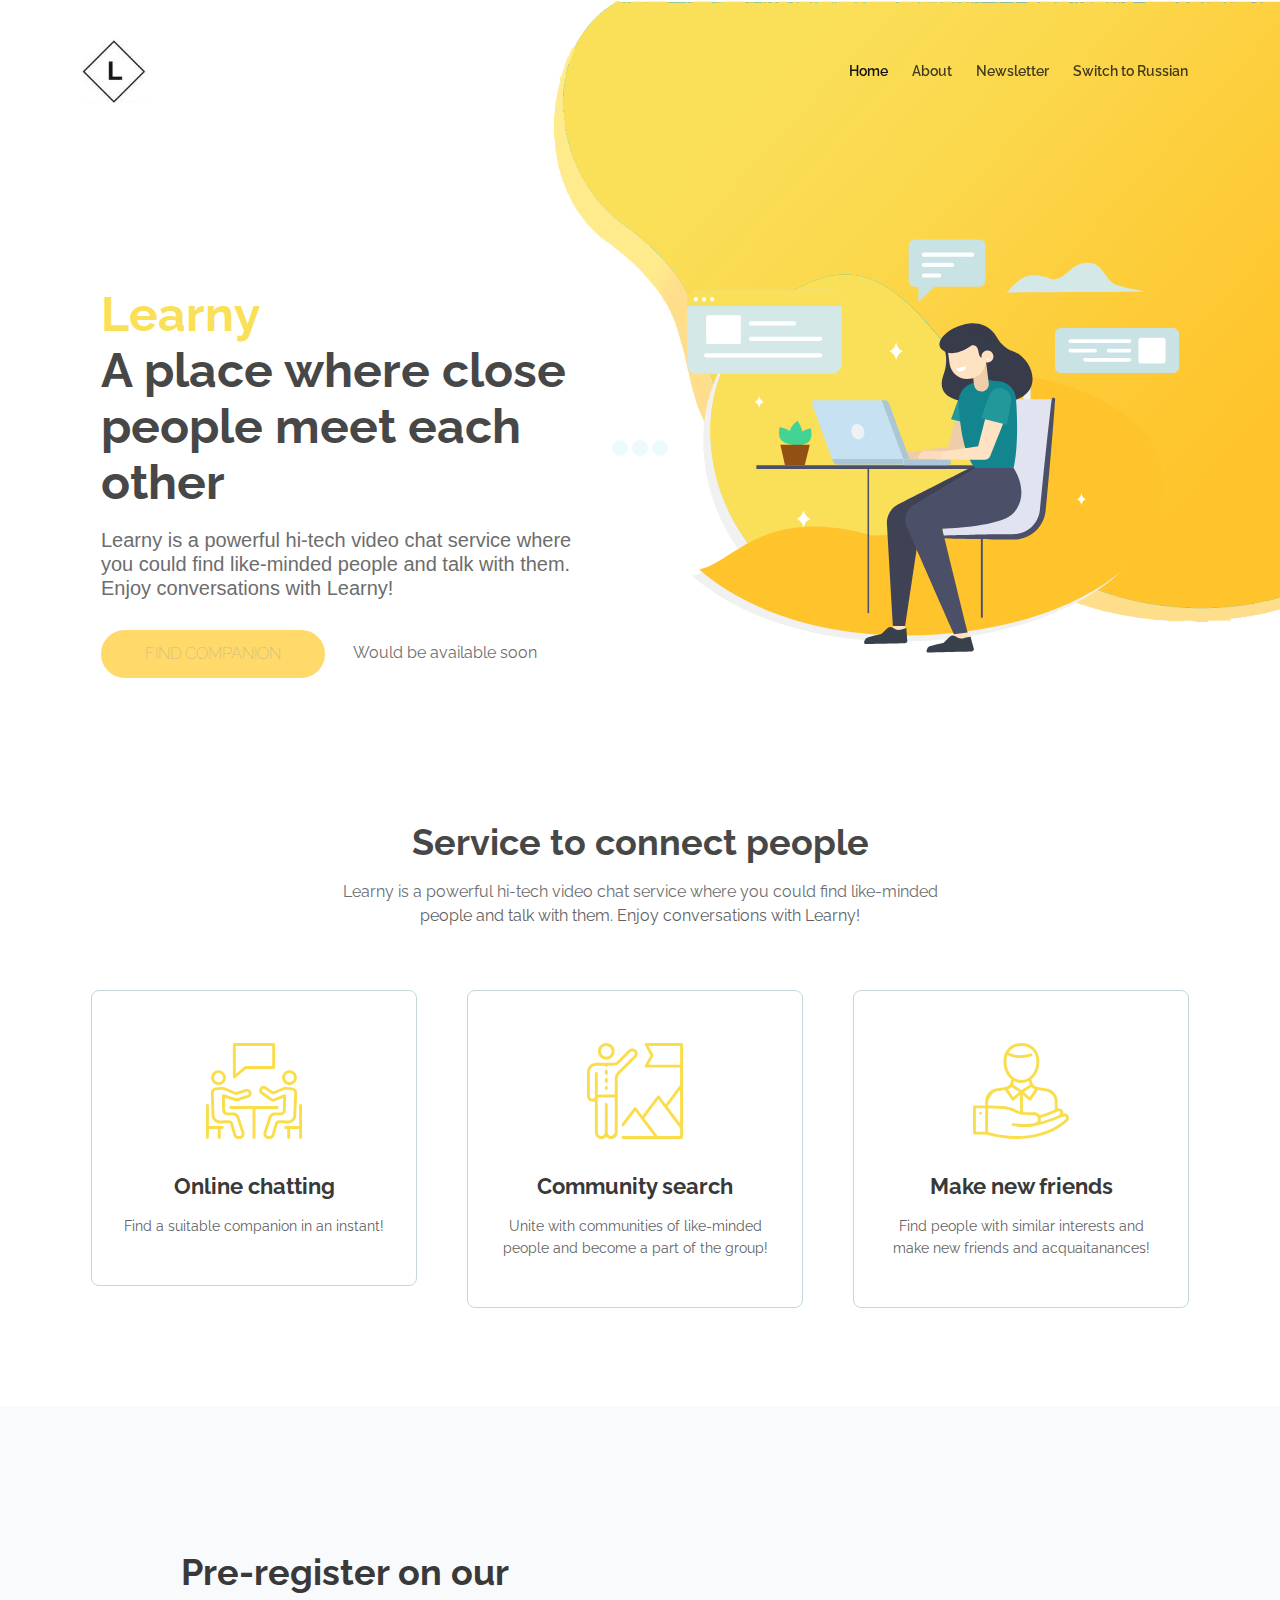
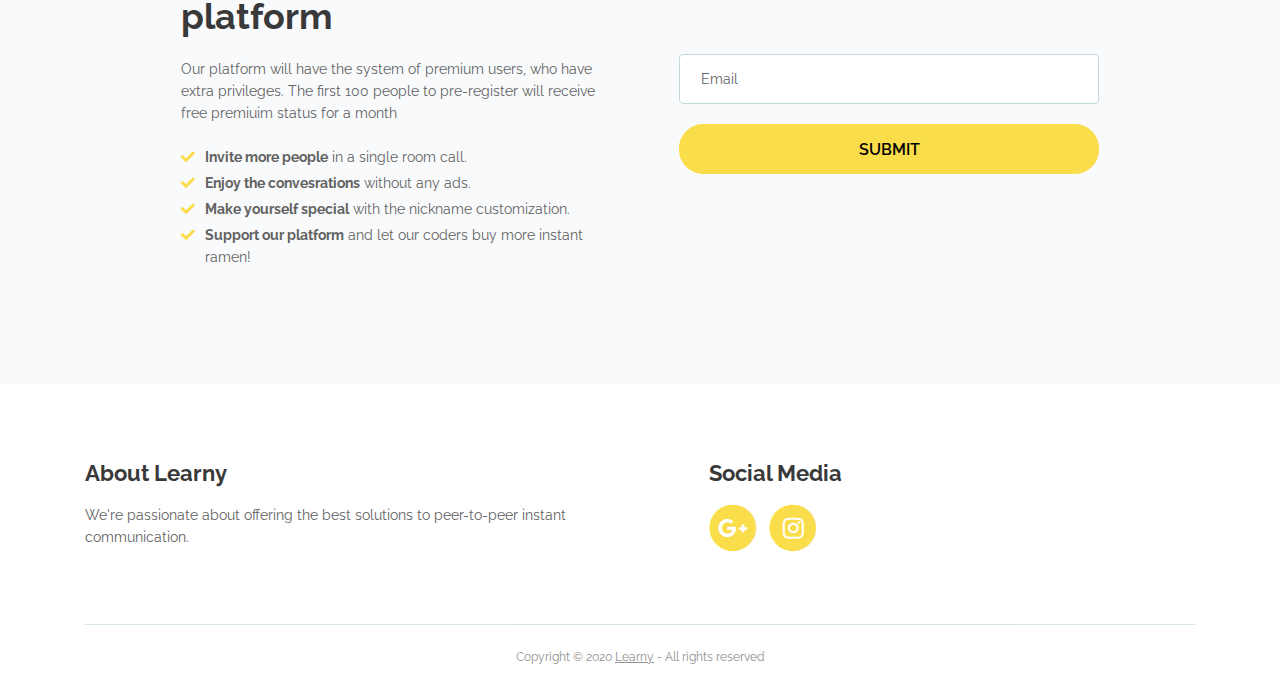
<file: index.html>
<!DOCTYPE html>
<html lang="en">
  <head>
    <meta charset="utf-8" />
    <meta
      name="viewport"
      content="width=device-width, initial-scale=1, shrink-to-fit=no"
    />

    <!-- SEO Meta Tags -->
    <meta
      name="description"
      content="Create a stylish landing page for your business startup and get leads for the offered services with this HTML landing page template."
    />
    <meta name="author" content="Learny" />

    <!-- OG Meta Tags to improve the way the post looks when you share the page on LinkedIn, Facebook, Google+ -->
    <meta property="og:site_name" content="" />
    <!-- website name -->
    <meta property="og:site" content="" />
    <!-- website link -->
    <meta property="og:title" content="" />
    <!-- title shown in the actual shared post -->
    <meta property="og:description" content="" />
    <!-- description shown in the actual shared post -->
    <meta property="og:image" content="" />
    <!-- image link, make sure it's jpg -->
    <meta property="og:url" content="" />
    <!-- where do you want your post to link to -->
    <meta property="og:type" content="article" />

    <!-- Website Title -->
    <title>Learny</title>

    <!-- Styles -->
    <link
      href="https://fonts.googleapis.com/css?family=Raleway:400,400i,600,700,700i&amp;subset=latin-ext"
      rel="stylesheet"
    />
    <link href="css/bootstrap.css" rel="stylesheet" />
    <link href="css/fontawesome-all.css" rel="stylesheet" />
    <link href="css/swiper.css" rel="stylesheet" />
    <link href="css/magnific-popup.css" rel="stylesheet" />
    <link href="css/styles.css" rel="stylesheet" />

    <!-- Favicon  -->
    <link rel="icon" href="images/favicon.png" />
  </head>
  <body data-spy="scroll" data-target=".fixed-top">
    <!-- Preloader -->
    <div class="spinner-wrapper">
      <div class="spinner">
        <div class="bounce1"></div>
        <div class="bounce2"></div>
        <div class="bounce3"></div>
      </div>
    </div>
    <!-- end of preloader -->

    <!-- Navigation -->
    <nav class="navbar navbar-expand-lg navbar-dark navbar-custom fixed-top">
      <!-- Text Logo - Use this if you don't have a graphic logo -->
      <!-- <a class="navbar-brand logo-text page-scroll" href="index.html">Evolo</a> -->

      <!-- Image Logo -->
      <a class="navbar-brand logo-image" href="index.html"
        ><img
          src="images/learny_logo.jpg"
          alt="alternative"
          style="height: 64px; width: auto"
      /></a>

      <!-- Mobile Menu Toggle Button -->
      <button
        class="navbar-toggler"
        type="button"
        data-toggle="collapse"
        data-target="#navbarsExampleDefault"
        aria-controls="navbarsExampleDefault"
        aria-expanded="false"
        aria-label="Toggle navigation"
      >
        <span class="navbar-toggler-awesome fas fa-bars"></span>
        <span class="navbar-toggler-awesome fas fa-times"></span>
      </button>
      <!-- end of mobile menu toggle button -->

      <div class="collapse navbar-collapse" id="navbarsExampleDefault">
        <ul class="navbar-nav ml-auto">
          <li class="nav-item">
            <a class="nav-link page-scroll" href="#header"
              >Home <span class="sr-only">(current)</span></a
            >
          </li>
          <li class="nav-item">
            <a class="nav-link page-scroll" href="#services">About</a>
          </li>
          <li class="nav-item">
            <a class="nav-link page-scroll" href="#request">Newsletter</a>
          </li>

          <!-- Dropdown Menu -->
          <!-- <li class="nav-item dropdown">
            <a
              class="nav-link dropdown-toggle page-scroll"
              href="#about"
              id="navbarDropdown"
              role="button"
              aria-haspopup="true"
              aria-expanded="false"
              >About</a
            >
            <div class="dropdown-menu" aria-labelledby="navbarDropdown">
              <a class="dropdown-item" href="terms-conditions.html"
                ><span class="item-text">Terms Conditions</span></a
              >
              <div class="dropdown-items-divide-hr"></div>
              <a class="dropdown-item" href="privacy-policy.html"
                ><span class="item-text">Privacy Policy</span></a
              >
            </div>
          </li> -->
          <!-- end of dropdown menu -->

          <li class="nav-item">
            <a class="nav-link page-scroll" href="index_rus.html"
              >Switch to Russian</a
            >
          </li>
        </ul>
      </div>
    </nav>
    <!-- end of navbar -->
    <!-- end of navigation -->

    <!-- Header -->
    <header id="header" class="header">
      <div class="header-content">
        <div class="container">
          <div class="row">
            <div class="col-lg-6">
              <div class="text-container">
                <h1>
                  <span class="turquoise">Learny</span> <br />A place where
                  close people meet each other
                </h1>
                <p class="p-large normal-font">
                  Learny is a powerful hi-tech video chat service where you
                  could find like-minded people and talk with them. Enjoy
                  conversations with Learny!
                </p>
                <a class="btn btn-warning btn-solid-lg page-scroll disabled"
                  >FIND COMPANION</a
                >
                <span class="p-large" style="margin-left: 24px">
                  Would be available soon
                </span>
              </div>
              <!-- end of text-container -->
            </div>
            <!-- end of col -->
            <div class="col-lg-6">
              <div class="image-container">
                <img
                  class="img-fluid"
                  src="images/header-teamwork.svg"
                  alt="alternative"
                />
              </div>
              <!-- end of image-container -->
            </div>
            <!-- end of col -->
          </div>
          <!-- end of row -->
        </div>
        <!-- end of container -->
      </div>
      <!-- end of header-content -->
    </header>
    <!-- end of header -->
    <!-- end of header -->
    <!---->
    <!--     
    <div class="slider-1">
      <div class="container">
        <div class="row">
          <div class="col-lg-12">
            <h5>Trusted By</h5>

            
            <div class="slider-container">
              <div class="swiper-container image-slider">
                <div class="swiper-wrapper">
                  <div class="swiper-slide">
                    <div class="image-container">
                      <img
                        class="img-responsive"
                        src="images/customer-logo-1.png"
                        alt="alternative"
                      />
                    </div>
                  </div>
                  <div class="swiper-slide">
                    <div class="image-container">
                      <img
                        class="img-responsive"
                        src="images/customer-logo-2.png"
                        alt="alternative"
                      />
                    </div>
                  </div>
                  <div class="swiper-slide">
                    <div class="image-container">
                      <img
                        class="img-responsive"
                        src="images/customer-logo-3.png"
                        alt="alternative"
                      />
                    </div>
                  </div>
                  <div class="swiper-slide">
                    <div class="image-container">
                      <img
                        class="img-responsive"
                        src="images/customer-logo-4.png"
                        alt="alternative"
                      />
                    </div>
                  </div>
                  <div class="swiper-slide">
                    <div class="image-container">
                      <img
                        class="img-responsive"
                        src="images/customer-logo-5.png"
                        alt="alternative"
                      />
                    </div>
                  </div>
                  <div class="swiper-slide">
                    <div class="image-container">
                      <img
                        class="img-responsive"
                        src="images/customer-logo-6.png"
                        alt="alternative"
                      />
                    </div>
                  </div>
                </div>
                
              </div>
              
            </div>
            
          </div>
         
        </div>
        
      </div>
     
    </div>
     -->

    <!-- Services -->
    <div id="services" class="cards-1">
      <div class="container">
        <div class="row">
          <div class="col-lg-12">
            <h2>Service to connect people</h2>
            <p class="p-heading p-large">
              Learny is a powerful hi-tech video chat service where you could
              find like-minded people and talk with them. Enjoy conversations
              with Learny!
            </p>
          </div>
          <!-- end of col -->
        </div>
        <!-- end of row -->
        <div class="row">
          <div class="col-lg-12">
            <!-- Card -->
            <div class="card">
              <img
                class="card-image"
                src="images/services-icon-1.svg"
                alt="alternative"
              />
              <div class="card-body">
                <h4 class="card-title">Online chatting</h4>
                <p>Find a suitable companion in an instant!</p>
              </div>
            </div>
            <!-- end of card -->

            <!-- Card -->
            <div class="card">
              <img
                class="card-image"
                src="images/services-icon-2.svg"
                alt="alternative"
              />
              <div class="card-body">
                <h4 class="card-title">Community search</h4>
                <p>
                  Unite with communities of like-minded people and become a part
                  of the group!
                </p>
              </div>
            </div>
            <!-- end of card -->

            <!-- Card -->
            <div class="card">
              <img
                class="card-image"
                src="images/services-icon-3.svg"
                alt="alternative"
              />
              <div class="card-body">
                <h4 class="card-title">Make new friends</h4>
                <p>
                  Find people with similar interests and make new friends and
                  acquaitanances!
                </p>
              </div>
            </div>
            <!-- end of card -->
          </div>
          <!-- end of col -->
        </div>
        <!-- end of row -->
      </div>
      <!-- end of container -->
    </div>

    <!-- Request -->
    <div id="request" class="form-1">
      <div class="container">
        <div class="row">
          <div class="col-lg-6">
            <div class="text-container">
              <h2>Pre-register on our platform</h2>
              <p>
                Our platform will have the system of premium users, who have
                extra privileges. The first 100 people to pre-register will
                receive free premiuim status for a month
              </p>
              <ul class="list-unstyled li-space-lg">
                <li class="media">
                  <i class="fas fa-check"></i>
                  <div class="media-body">
                    <strong class="blue"> Invite more people</strong>
                    in a single room call.
                  </div>
                </li>
                <li class="media">
                  <i class="fas fa-check"></i>
                  <div class="media-body">
                    <strong class="blue"> Enjoy the convesrations</strong>
                    without any ads.
                  </div>
                </li>
                <li class="media">
                  <i class="fas fa-check"></i>
                  <div class="media-body">
                    <strong class="blue"> Make yourself special</strong>
                    with the nickname customization.
                  </div>
                </li>
                <li class="media">
                  <i class="fas fa-check"></i>
                  <div class="media-body">
                    <strong class="blue">Support our platform</strong>
                    and let our coders buy more instant ramen!
                  </div>
                </li>
              </ul>
            </div>
            <!-- end of text-container -->
          </div>
          <!-- end of col -->
          <div class="col-lg-6">
            <!-- Request Form -->
            <div class="form-container">
              <form
                method="POST"
                action="https://learny-backend.herokuapp.com/getEmail"
              >
                <div class="form-group">
                  <input
                    type="email"
                    class="form-control-input"
                    id="remail"
                    name="remail"
                    required
                  />
                  <label class="label-control" for="remail">Email</label>
                  <div class="help-block with-errors"></div>
                </div>
                <div class="form-group">
                  <!-- <input type="submit" value="submit"> -->
                  <button
                    onclick="emailSentSuccess()"
                    type="submit"
                    class="btn btn-warning form-control-submit-button"
                  >
                    SUBMIT
                  </button>
                </div>
                <div class="form-message">
                  <div id="rmsgSubmit" class="h3 text-center hidden"></div>
                </div>
              </form>
            </div>
            <!-- end of form-container -->
            <!-- end of request form -->
          </div>
          <!-- end of col -->
        </div>
        <!-- end of row -->
      </div>
      <!-- end of container -->
    </div>
    <!-- end of form-1 -->
    <!-- end of request -->

    <!-- Footer -->
    <div class="footer">
      <div class="container">
        <div class="row">
          <div class="col-md-6">
            <div class="footer-col">
              <h4>About Learny</h4>
              <p>
                We're passionate about offering the best solutions to
                peer-to-peer instant communication.
              </p>
            </div>
          </div>
          <div class="col-md-6">
            <div class="footer-col last">
              <h4>Social Media</h4>
              <!-- <span class="fa-stack">
                <a href="#your-link">
                  <i class="fas fa-circle fa-stack-2x"></i>
                  <i class="fab fa-facebook-f fa-stack-1x"></i>
                </a>
              </span>
              <span class="fa-stack">
                <a href="#your-link">
                  <i class="fas fa-circle fa-stack-2x"></i>
                  <i class="fab fa-twitter fa-stack-1x"></i>
                </a>
              </span> -->
              <span class="fa-stack">
                <a href="mailto:rakishev.akezhan@gmail.com">
                  <i class="fas fa-circle fa-stack-2x"></i>
                  <i class="fab fa-google-plus-g fa-stack-1x"></i>
                </a>
              </span>
              <span class="fa-stack">
                <a href="https://www.instagram.com/learny.app/">
                  <i class="fas fa-circle fa-stack-2x"></i>
                  <i class="fab fa-instagram fa-stack-1x"></i>
                </a>
              </span>
              <!-- <span class="fa-stack">
                <a href="#your-link">
                  <i class="fas fa-circle fa-stack-2x"></i>
                  <i class="fab fa-linkedin-in fa-stack-1x"></i>
                </a>
              </span> -->
            </div>
          </div>
          <!-- end of col -->
        </div>
        <!-- end of row -->
      </div>
      <!-- end of container -->
    </div>
    <!-- end of footer -->
    <!-- end of footer -->

    <!-- Copyright -->
    <div class="copyright">
      <div class="container">
        <div class="row">
          <div class="col-lg-12">
            <p class="p-small">
              Copyright © 2020 <a href="https://learny.com">Learny</a> - All
              rights reserved
            </p>
          </div>
          <!-- end of col -->
        </div>
        <!-- enf of row -->
      </div>
      <!-- end of container -->
    </div>
    <!-- end of copyright -->
    <!-- end of copyright -->

    <!-- Scripts -->
    <script>
      function emailSentSuccess() {
        alert("Ваша почта успешно отправлена!");
      }
    </script>

    <script src="js/jquery.min.js"></script>
    <!-- jQuery for Bootstrap's JavaScript plugins -->
    <script src="js/popper.min.js"></script>
    <!-- Popper tooltip library for Bootstrap -->
    <script src="js/bootstrap.min.js"></script>
    <!-- Bootstrap framework -->
    <script src="js/jquery.easing.min.js"></script>
    <!-- jQuery Easing for smooth scrolling between anchors -->
    <script src="js/swiper.min.js"></script>
    <!-- Swiper for image and text sliders -->
    <script src="js/jquery.magnific-popup.js"></script>
    <!-- Magnific Popup for lightboxes -->
    <script src="js/validator.min.js"></script>
    <!-- Validator.js - Bootstrap plugin that validates forms -->
    <script src="js/scripts.js"></script>
    <!-- Custom scripts -->
  </body>
</html>
</file>
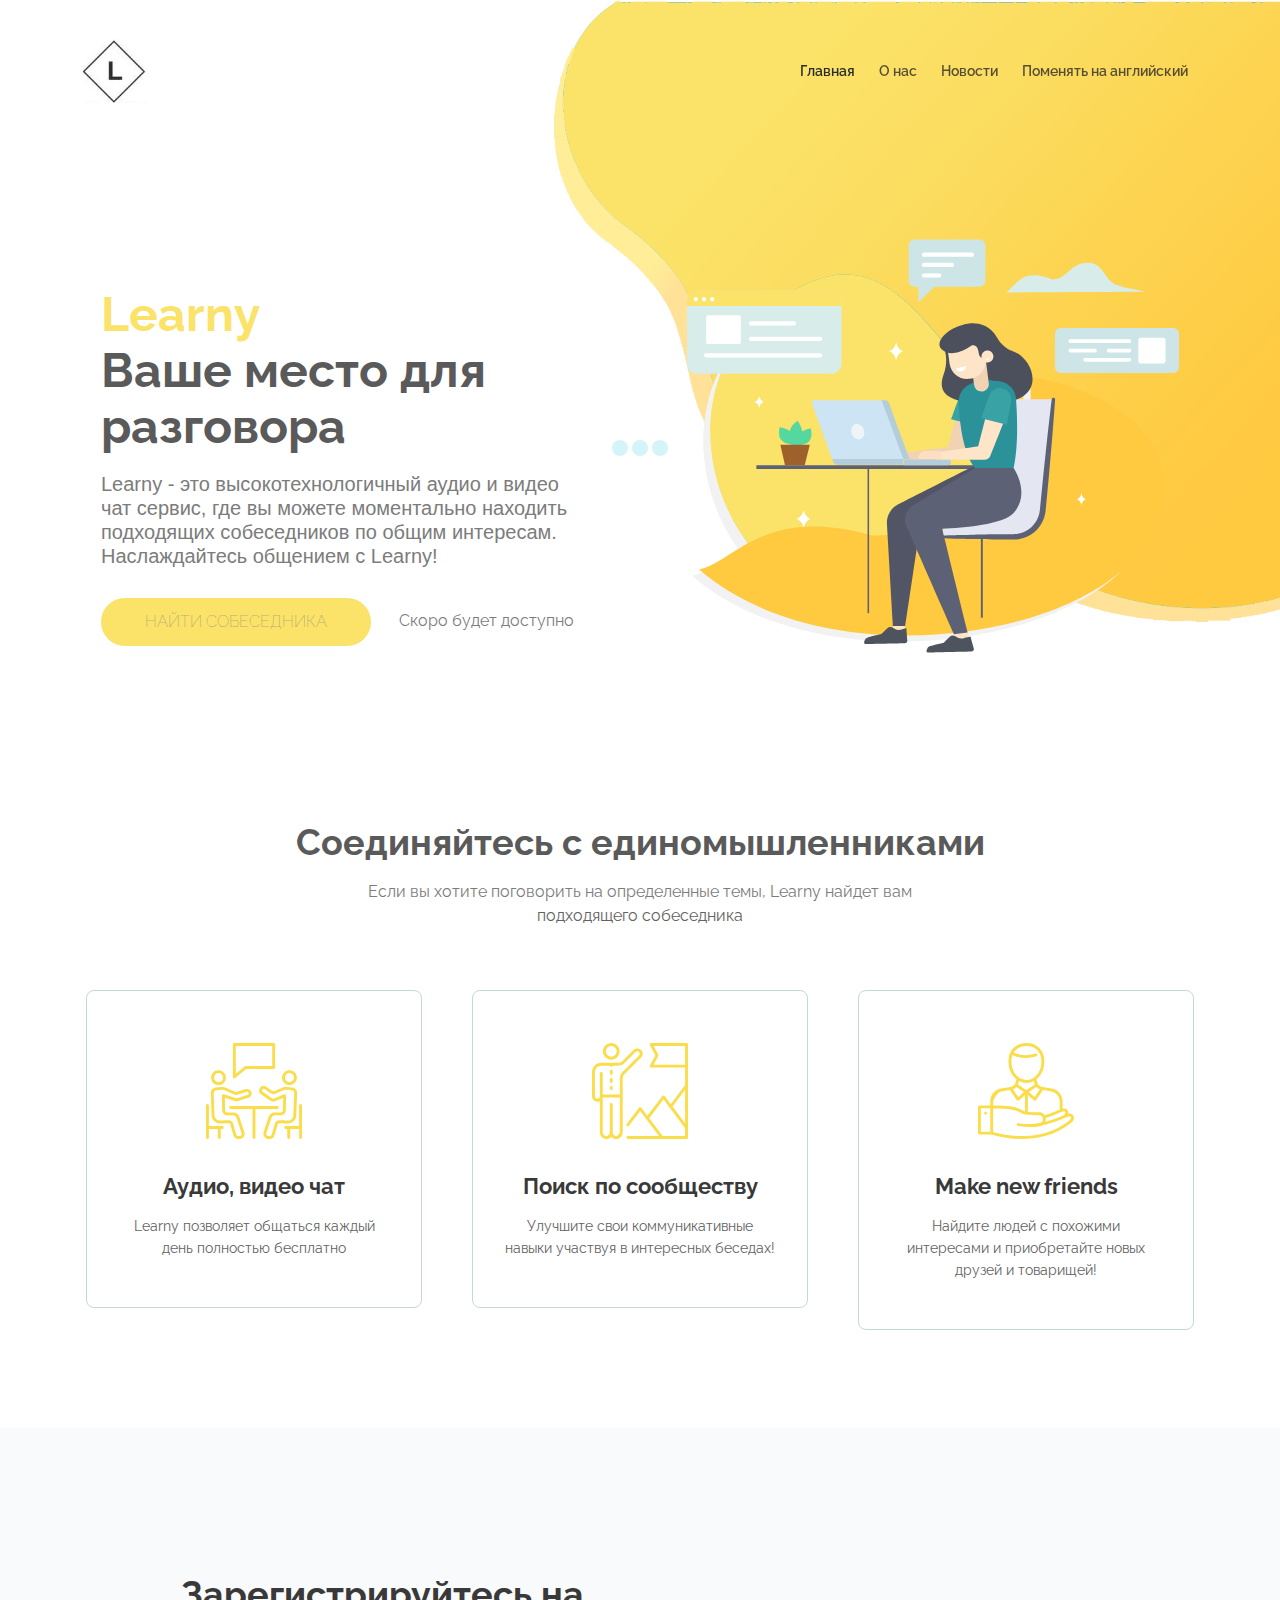
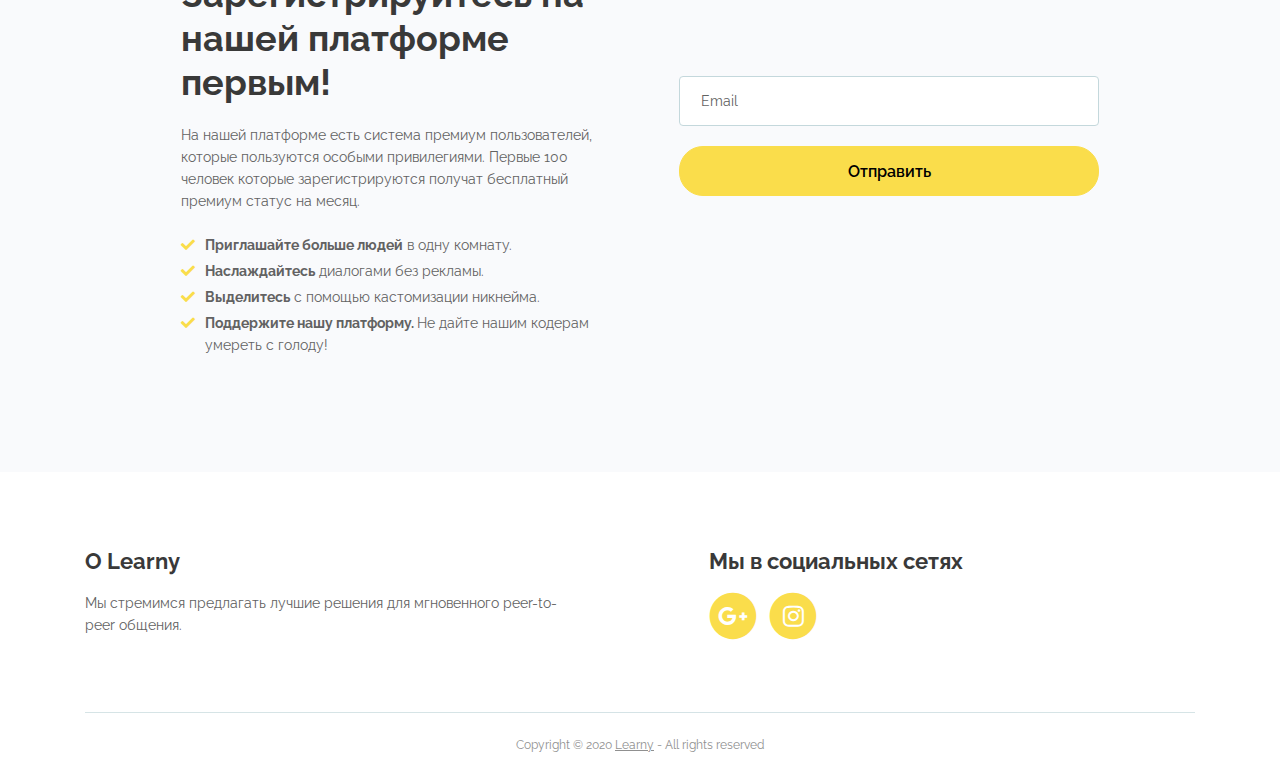
<file: ru/index.html>
<!DOCTYPE html>
<html lang="en">
  <head>
    <meta charset="utf-8" />
    <meta
      name="viewport"
      content="width=device-width, initial-scale=1, shrink-to-fit=no"
    />

    <!-- SEO Meta Tags -->
    <meta
      name="description"
      content="Create a stylish landing page for your business startup and get leads for the offered services with this HTML landing page template."
    />
    <meta name="author" content="Learny" />
    <!-- OG Meta Tags to improve the way the post looks when you share the page on LinkedIn, Facebook, Google+ -->
    <meta property="og:site_name" content="" />
    <!-- website name -->
    <meta property="og:site" content="" />
    <!-- website link -->
    <meta property="og:title" content="" />
    <!-- title shown in the actual shared post -->
    <meta property="og:description" content="" />
    <!-- description shown in the actual shared post -->
    <meta property="og:image" content="" />
    <!-- image link, make sure it's jpg -->
    <meta property="og:url" content="" />
    <!-- where do you want your post to link to -->
    <meta property="og:type" content="article" />

    <!-- Website Title -->
    <title>Learny</title>

    <!-- Styles -->
    <link
      href="https://fonts.googleapis.com/css?family=Raleway:400,400i,600,700,700i&amp;subset=latin-ext"
      rel="stylesheet"
    />
    <link href="../css/bootstrap.css" rel="stylesheet" />
    <link href="../css/fontawesome-all.css" rel="stylesheet" />
    <link href="../css/swiper.css" rel="stylesheet" />
    <link href="../css/magnific-popup.css" rel="stylesheet" />
    <link href="../css/styles.css" rel="stylesheet" />

    <!-- Favicon  -->
    <link rel="icon" href="../images/favicon.png" />
  </head>
  <body data-spy="scroll" data-target=".fixed-top">
    <!-- Preloader -->
    <div class="spinner-wrapper">
      <div class="spinner">
        <div class="bounce1"></div>
        <div class="bounce2"></div>
        <div class="bounce3"></div>
      </div>
    </div>
    <!-- end of preloader -->

    <!-- Navigation -->
    <nav class="navbar navbar-expand-lg navbar-dark navbar-custom fixed-top">
      <!-- Text Logo - Use this if you don't have a graphic logo -->
      <!-- <a class="navbar-brand logo-text page-scroll" href="index.html">Evolo</a> -->

      <!-- Image Logo -->
      <a class="navbar-brand logo-image" href="index.html"
        ><img
          src="../images/learny_logo.jpg"
          alt="alternative"
          style="height: 64px; width: auto"
      /></a>

      <!-- Mobile Menu Toggle Button -->
      <button
        class="navbar-toggler"
        type="button"
        data-toggle="collapse"
        data-target="#navbarsExampleDefault"
        aria-controls="navbarsExampleDefault"
        aria-expanded="false"
        aria-label="Toggle navigation"
      >
        <span class="navbar-toggler-awesome fas fa-bars"></span>
        <span class="navbar-toggler-awesome fas fa-times"></span>
      </button>
      <!-- end of mobile menu toggle button -->

      <div class="collapse navbar-collapse" id="navbarsExampleDefault">
        <ul class="navbar-nav ml-auto">
          <li class="nav-item">
            <a class="nav-link page-scroll" href="#header"
              >Главная <span class="sr-only">(current)</span></a
            >
          </li>
          <li class="nav-item">
            <a class="nav-link page-scroll" href="#services">О нас</a>
          </li>
          <li class="nav-item">
            <a class="nav-link page-scroll" href="#request">Новости</a>
          </li>

          <!-- Dropdown Menu -->
          <!-- <li class="nav-item dropdown">
            <a
              class="nav-link dropdown-toggle page-scroll"
              href="#about"
              id="navbarDropdown"
              role="button"
              aria-haspopup="true"
              aria-expanded="false"
              >About</a
            >
            <div class="dropdown-menu" aria-labelledby="navbarDropdown">
              <a class="dropdown-item" href="terms-conditions.html"
                ><span class="item-text">Terms Conditions</span></a
              >
              <div class="dropdown-items-divide-hr"></div>
              <a class="dropdown-item" href="privacy-policy.html"
                ><span class="item-text">Privacy Policy</span></a
              >
            </div>
          </li> -->
          <!-- end of dropdown menu -->

          <li class="nav-item">
            <a class="nav-link page-scroll" href="../index.html"
              >Поменять на английский</a
            >
          </li>
        </ul>
      </div>
    </nav>
    <!-- end of navbar -->
    <!-- end of navigation -->

    <!-- Header -->
    <header id="header" class="header">
      <div class="header-content">
        <div class="container">
          <div class="row">
            <div class="col-lg-6">
              <div class="text-container">
                <h1>
                  <span class="turquoise">Learny</span> <br />Ваше место для
                  разговора
                </h1>
                <p class="p-large normal-font">
                  Learny - это высокотехнологичный аудио и видео чат сервис, где
                  вы можете моментально находить подходящих собеседников по
                  общим интересам. Наслаждайтесь общением с Learny!
                </p>
                <a class="btn btn-warning btn-solid-lg page-scroll"
                  >НАЙТИ СОБЕСЕДНИКА</a
                >
                <span class="p-large" style="margin-left: 24px">
                  Скоро будет доступно
                </span>
              </div>
              <!-- end of text-container -->
            </div>
            <!-- end of col -->
            <div class="col-lg-6">
              <div class="image-container">
                <img
                  class="img-fluid"
                  src="../images/header-teamwork.svg"
                  alt="alternative"
                />
              </div>
              <!-- end of image-container -->
            </div>
            <!-- end of col -->
          </div>
          <!-- end of row -->
        </div>
        <!-- end of container -->
      </div>
      <!-- end of header-content -->
    </header>
    <!-- end of header -->
    <!-- end of header -->
    <!---->
    <!--     
    <div class="slider-1">
      <div class="container">
        <div class="row">
          <div class="col-lg-12">
            <h5>Trusted By</h5>

            
            <div class="slider-container">
              <div class="swiper-container image-slider">
                <div class="swiper-wrapper">
                  <div class="swiper-slide">
                    <div class="image-container">
                      <img
                        class="img-responsive"
                        src="images/customer-logo-1.png"
                        alt="alternative"
                      />
                    </div>
                  </div>
                  <div class="swiper-slide">
                    <div class="image-container">
                      <img
                        class="img-responsive"
                        src="images/customer-logo-2.png"
                        alt="alternative"
                      />
                    </div>
                  </div>
                  <div class="swiper-slide">
                    <div class="image-container">
                      <img
                        class="img-responsive"
                        src="images/customer-logo-3.png"
                        alt="alternative"
                      />
                    </div>
                  </div>
                  <div class="swiper-slide">
                    <div class="image-container">
                      <img
                        class="img-responsive"
                        src="images/customer-logo-4.png"
                        alt="alternative"
                      />
                    </div>
                  </div>
                  <div class="swiper-slide">
                    <div class="image-container">
                      <img
                        class="img-responsive"
                        src="images/customer-logo-5.png"
                        alt="alternative"
                      />
                    </div>
                  </div>
                  <div class="swiper-slide">
                    <div class="image-container">
                      <img
                        class="img-responsive"
                        src="images/customer-logo-6.png"
                        alt="alternative"
                      />
                    </div>
                  </div>
                </div>
                
              </div>
              
            </div>
            
          </div>
         
        </div>
        
      </div>
     
    </div>
     -->

    <!-- Services -->
    <div id="services" class="cards-1">
      <div class="container">
        <div class="row">
          <div class="col-lg-12">
            <h2>Соединяйтесь с единомышленниками</h2>
            <p class="p-heading p-large">
              Если вы хотите поговорить на определенные темы, Learny найдет вам
              подходящего собеседника
            </p>
          </div>
          <!-- end of col -->
        </div>
        <!-- end of row -->
        <div class="row">
          <div class="col-lg-12">
            <!-- Card -->
            <div class="card">
              <img
                class="card-image"
                src="../images/services-icon-1.svg"
                alt="alternative"
              />
              <div class="card-body">
                <h4 class="card-title">Аудио, видео чат</h4>
                <p>Learny позволяет общаться каждый день полностью бесплатно</p>
              </div>
            </div>
            <!-- end of card -->

            <!-- Card -->
            <div class="card">
              <img
                class="card-image"
                src="../images/services-icon-2.svg"
                alt="alternative"
              />
              <div class="card-body">
                <h4 class="card-title">Поиск по сообществу</h4>
                <p>
                  Улучшите свои коммуникативные навыки участвуя в интересных
                  беседах!
                </p>
              </div>
            </div>
            <!-- end of card -->

            <!-- Card -->
            <div class="card">
              <img
                class="card-image"
                src="../images/services-icon-3.svg"
                alt="alternative"
              />
              <div class="card-body">
                <h4 class="card-title">Make new friends</h4>
                <p>
                  Найдите людей с похожими интересами и приобретайте новых
                  друзей и товарищей!
                </p>
              </div>
            </div>
            <!-- end of card -->
          </div>
          <!-- end of col -->
        </div>
        <!-- end of row -->
      </div>
      <!-- end of container -->
    </div>

    <!-- Request -->
    <div id="request" class="form-1">
      <div class="container">
        <div class="row">
          <div class="col-lg-6">
            <div class="text-container">
              <h2>Зарегистрируйтесь на нашей платформе первым!</h2>
              <p>
                На нашей платформе есть система премиум пользователей, которые
                пользуются особыми привилегиями. Первые 100 человек которые
                зарегистрируются получат бесплатный премиум статус на месяц.
              </p>
              <ul class="list-unstyled li-space-lg">
                <li class="media">
                  <i class="fas fa-check"></i>
                  <div class="media-body">
                    <strong class="blue"> Приглашайте больше людей</strong>
                    в одну комнату.
                  </div>
                </li>
                <li class="media">
                  <i class="fas fa-check"></i>
                  <div class="media-body">
                    <strong class="blue"> Наслаждайтесь</strong>
                    диалогами без рекламы.
                  </div>
                </li>
                <li class="media">
                  <i class="fas fa-check"></i>
                  <div class="media-body">
                    <strong class="blue"> Выделитесь</strong>
                    с помощью кастомизации никнейма.
                  </div>
                </li>
                <li class="media">
                  <i class="fas fa-check"></i>
                  <div class="media-body">
                    <strong class="blue">Поддержите нашу платформу. </strong>
                    Не дайте нашим кодерам умереть с голоду!
                  </div>
                </li>
              </ul>
            </div>
            <!-- end of text-container -->
          </div>
          <!-- end of col -->
          <div class="col-lg-6">
            <!-- Request Form -->
            <div class="form-container">
              <form
                method="POST"
                action="https://learny-backend.herokuapp.com/getEmail"
              >
                <div class="form-group">
                  <input
                    type="email"
                    class="form-control-input"
                    id="remail"
                    name="remail"
                    required
                  />
                  <label class="label-control" for="remail">Email</label>
                  <div class="help-block with-errors"></div>
                </div>
                <div class="form-group">
                  <!-- <input type="submit" value="submit"> -->
                  <button
                    onclick="emailSentSuccess()"
                    type="submit"
                    class="btn btn-warning form-control-submit-button"
                  >
                    Отправить
                  </button>
                </div>
                <div class="form-message">
                  <div id="rmsgSubmit" class="h3 text-center hidden"></div>
                </div>
              </form>
            </div>
            <!-- end of form-container -->
            <!-- end of request form -->
          </div>
          <!-- end of col -->
        </div>
        <!-- end of row -->
      </div>
      <!-- end of container -->
    </div>
    <!-- end of form-1 -->
    <!-- end of request -->

    <!-- Footer -->
    <div class="footer">
      <div class="container">
        <div class="row">
          <div class="col-md-6">
            <div class="footer-col">
              <h4>О Learny</h4>
              <p>
                Мы стремимся предлагать лучшие решения для мгновенного
                peer-to-peer общения.
              </p>
            </div>
          </div>
          <div class="col-md-6">
            <div class="footer-col last">
              <h4>Мы в социальных сетях</h4>
              <!-- <span class="fa-stack">
                <a href="#your-link">
                  <i class="fas fa-circle fa-stack-2x"></i>
                  <i class="fab fa-facebook-f fa-stack-1x"></i>
                </a>
              </span>
              <span class="fa-stack">
                <a href="#your-link">
                  <i class="fas fa-circle fa-stack-2x"></i>
                  <i class="fab fa-twitter fa-stack-1x"></i>
                </a>
              </span> -->
              <span class="fa-stack">
                <a href="mailto:rakishev.akezhan@gmail.com">
                  <i class="fas fa-circle fa-stack-2x"></i>
                  <i class="fab fa-google-plus-g fa-stack-1x"></i>
                </a>
              </span>
              <span class="fa-stack">
                <a href="https://www.instagram.com/learny.kz/">
                  <i class="fas fa-circle fa-stack-2x"></i>
                  <i class="fab fa-instagram fa-stack-1x"></i>
                </a>
              </span>
              <!-- <span class="fa-stack">
                <a href="#your-link">
                  <i class="fas fa-circle fa-stack-2x"></i>
                  <i class="fab fa-linkedin-in fa-stack-1x"></i>
                </a>
              </span> -->
            </div>
          </div>
          <!-- end of col -->
        </div>
        <!-- end of row -->
      </div>
      <!-- end of container -->
    </div>
    <!-- end of footer -->
    <!-- end of footer -->

    <!-- Copyright -->
    <div class="copyright">
      <div class="container">
        <div class="row">
          <div class="col-lg-12">
            <p class="p-small">
              Copyright © 2020 <a href="https://learny.ml">Learny</a> - All
              rights reserved
            </p>
          </div>
          <!-- end of col -->
        </div>
        <!-- enf of row -->
      </div>
      <!-- end of container -->
    </div>
    <!-- end of copyright -->
    <!-- end of copyright -->

    <!-- Scripts -->
    <script>
      function emailSentSuccess() {
        alert("Ваша почта успешно отправлена!");
      }
    </script>

    <script src="../js/jquery.min.js"></script>
    <!-- jQuery for Bootstrap's JavaScript plugins -->
    <script src="../js/popper.min.js"></script>
    <!-- Popper tooltip library for Bootstrap -->
    <script src="../js/bootstrap.min.js"></script>
    <!-- Bootstrap framework -->
    <script src="../js/jquery.easing.min.js"></script>
    <!-- jQuery Easing for smooth scrolling between anchors -->
    <script src="../js/swiper.min.js"></script>
    <!-- Swiper for image and text sliders -->
    <script src="../js/jquery.magnific-popup.js"></script>
    <!-- Magnific Popup for lightboxes -->
    <script src="../js/validator.min.js"></script>
    <!-- Validator.js - Bootstrap plugin that validates forms -->
    <script src="../js/scripts.js"></script>
    <!-- Custom scripts -->
  </body>
</html>
</file>
<file: css/styles.css>
/* Template: Evolo - StartUp HTML Landing Page Template
   Author: Inovatik
   Created: June 2019
   Description: Master CSS file
*/

/*****************************************
Table Of Contents:

01. General Styles
02. Preloader
03. Navigation
04. Header
05. Customers
06. Services
07. Details 1
08. Details 2
09. Details Lightboxes
10. Pricing
11. Request
12. Video
13. Testimonials
14. About
15. Contact
16. Footer
17. Copyright
18. Back To Top Button
19. Extra Pages
20. Media Queries
******************************************/

/*****************************************
Colors:
- Backgrounds - turquoise #00bfd8
- Backgrounds - blue #0079f9
- Backgrounds - light gray #f7fcfd
- Buttons, bullets, icons, links - turquoise #00bfd8
- Cards border, inputs border - light gray #c4d8dc
- Text headers, navbar links - black #393939
- Text body - black #626262
******************************************/

/******************************/
/*     01. General Styles     */
/******************************/
body,
html {
  width: 100%;
  height: 100%;
}

body,
p {
  color: #626262;
  font: 400 0.875rem/1.375rem "Raleway", sans-serif;
}

.p-large {
  font: 400 1rem/1.5rem "Raleway", sans-serif;
}

.p-small {
  font: 400 0.75rem/1.25rem "Raleway", sans-serif;
}

.p-heading {
  margin-bottom: 3.875rem;
}

.li-space-lg li {
  margin-bottom: 0.25rem;
}

.indent {
  padding-left: 1.25rem;
}

h1 {
  color: #393939;
  font: 700 3rem/3.5rem "Raleway", sans-serif;
}

h2 {
  color: #393939;
  font: 700 2.25rem/2.75rem "Raleway", sans-serif;
}

h3 {
  color: #393939;
  font: 700 1.75rem/2rem "Raleway", sans-serif;
}

h4 {
  color: #393939;
  font: 700 1.375rem/1.875rem "Raleway", sans-serif;
}

h5 {
  color: #393939;
  font: 700 1.125rem/1.625rem "Raleway", sans-serif;
}

h6 {
  color: #393939;
  font: 700 1rem/1.5rem "Raleway", sans-serif;
}

a {
  color: #626262;
  text-decoration: underline;
}

a:hover {
  color: #626262;
  text-decoration: underline;
}

a.turquoise {
  color: #fadd4b;
}

a.white {
  color: #fff;
}

.normal-font {
  font-size: 20px;
  font-family: "Nunito", sans-serif;
}

.testimonial-text {
  font: italic 400 1rem/1.5rem "Raleway", sans-serif;
}

.testimonial-author {
  font: 700 1rem/1.5rem "Raleway", sans-serif;
}

.turquoise {
  color: #fadd4b;
}

.btn-solid-reg {
  display: inline-block;
  padding: 1.1875rem 2.125rem 1.1875rem 2.125rem;
  border: 0.125rem solid #fadd4b;
  border-radius: 2rem;
  background-color: #ffbf1a;
  color: #fff;
  font: 700 0.75rem/0 "Raleway", sans-serif;
  text-decoration: none;
  transition: all 0.2s;
}

.btn-solid-reg:hover {
  background-color: transparent;
  color: #ffbf1a;
  text-decoration: none;
}

.btn-solid-lg {
  display: inline-block;
  padding: 1.375rem 2.625rem 1.375rem 2.625rem;
  border: 0.125rem solid #fadd4b;
  border-radius: 2rem;
  background-color: #fadd4b;
  color: black;
  font: 100 1rem/0 "Raleway", sans-serif;
  text-decoration: none;
  transition: all 0.2s;
}

.btn-solid-lg:hover {
  background-color: transparent;
  color: #000000;
  text-decoration: none;
}

.btn-outline-reg {
  display: inline-block;
  padding: 1.1875rem 2.125rem 1.1875rem 2.125rem;
  border: 0.125rem solid #00bfd8;
  border-radius: 2rem;
  background-color: transparent;
  color: #00bfd8;
  font: 700 0.75rem/0 "Raleway", sans-serif;
  text-decoration: none;
  transition: all 0.2s;
}

.btn-outline-reg:hover {
  background-color: #00bfd8;
  color: #fff;
  text-decoration: none;
}

.btn-outline-lg {
  display: inline-block;
  padding: 1.375rem 2.625rem 1.375rem 2.625rem;
  border: 0.125rem solid #00bfd8;
  border-radius: 2rem;
  background-color: transparent;
  color: #00bfd8;
  font: 700 0.75rem/0 "Raleway", sans-serif;
  text-decoration: none;
  transition: all 0.2s;
}

.btn-outline-lg:hover {
  background-color: #00bfd8;
  color: #fff;
  text-decoration: none;
}

.btn-outline-sm {
  display: inline-block;
  padding: 1rem 1.625rem 0.875rem 1.625rem;
  border: 0.125rem solid #00bfd8;
  border-radius: 2rem;
  background-color: transparent;
  color: #00bfd8;
  font: 700 0.625rem/0 "Raleway", sans-serif;
  text-decoration: none;
  transition: all 0.2s;
}

.btn-outline-sm:hover {
  background-color: #00bfd8;
  color: #fff;
  text-decoration: none;
}

.form-group {
  position: relative;
  margin-bottom: 1.25rem;
}

.form-group.has-error.has-danger {
  margin-bottom: 0.625rem;
}

.form-group.has-error.has-danger .help-block.with-errors ul {
  margin-top: 0.375rem;
}

.label-control {
  position: absolute;
  top: 0.87rem;
  left: 1.375rem;
  color: #626262;
  opacity: 1;
  font: 400 0.875rem/1.375rem "Raleway", sans-serif;
  cursor: text;
  transition: all 0.2s ease;
}

/* IE10+ hack to solve lower label text position compared to the rest of the browsers */
@media screen and (-ms-high-contrast: active),
  screen and (-ms-high-contrast: none) {
  .label-control {
    top: 0.9375rem;
  }
}

.form-control-input:focus + .label-control,
.form-control-input.notEmpty + .label-control,
.form-control-textarea:focus + .label-control,
.form-control-textarea.notEmpty + .label-control {
  top: 0.125rem;
  opacity: 1;
  font-size: 0.75rem;
  font-weight: 700;
}

.form-control-input,
.form-control-select {
  display: block; /* needed for proper display of the label in Firefox, IE, Edge */
  width: 100%;
  padding-top: 1.0625rem;
  padding-bottom: 0.0625rem;
  padding-left: 1.3125rem;
  border: 1px solid #c4d8dc;
  border-radius: 0.25rem;
  background-color: #fff;
  color: #626262;
  font: 400 0.875rem/1.875rem "Raleway", sans-serif;
  transition: all 0.2s;
  -webkit-appearance: none; /* removes inner shadow on form inputs on ios safari */
}

.form-control-select {
  padding-top: 0.5rem;
  padding-bottom: 0.5rem;
  height: 3rem;
}

/* IE10+ hack to solve lower label text position compared to the rest of the browsers */
@media screen and (-ms-high-contrast: active),
  screen and (-ms-high-contrast: none) {
  .form-control-input {
    padding-top: 1.25rem;
    padding-bottom: 0.75rem;
    line-height: 1.75rem;
  }

  .form-control-select {
    padding-top: 0.875rem;
    padding-bottom: 0.75rem;
    height: 3.125rem;
    line-height: 2.125rem;
  }
}

select {
  /* you should keep these first rules in place to maintain cross-browser behavior */
  -webkit-appearance: none;
  -moz-appearance: none;
  -ms-appearance: none;
  -o-appearance: none;
  appearance: none;
  background-image: url("../images/down-arrow.png");
  background-position: 96% 50%;
  background-repeat: no-repeat;
  outline: none;
}

select::-ms-expand {
  display: none; /* removes the ugly default down arrow on select form field in IE11 */
}

.form-control-textarea {
  display: block; /* used to eliminate a bottom gap difference between Chrome and IE/FF */
  width: 100%;
  height: 8rem; /* used instead of html rows to normalize height between Chrome and IE/FF */
  padding-top: 1.25rem;
  padding-left: 1.3125rem;
  border: 1px solid #c4d8dc;
  border-radius: 0.25rem;
  background-color: #fff;
  color: #626262;
  font: 400 0.875rem/1.75rem "Raleway", sans-serif;
  transition: all 0.2s;
}

.form-control-input:focus,
.form-control-select:focus,
.form-control-textarea:focus {
  border: 1px solid #a1a1a1;
  outline: none; /* Removes blue border on focus */
}

.form-control-input:hover,
.form-control-select:hover,
.form-control-textarea:hover {
  border: 1px solid #a1a1a1;
}

.checkbox {
  font: 400 0.75rem/1.25rem "Raleway", sans-serif;
}

input[type="checkbox"] {
  vertical-align: -15%;
  margin-right: 0.375rem;
}

/* IE10+ hack to raise checkbox field position compared to the rest of the browsers */
@media screen and (-ms-high-contrast: active),
  screen and (-ms-high-contrast: none) {
  input[type="checkbox"] {
    vertical-align: -9%;
  }
}

.form-control-submit-button {
  display: inline-block;
  width: 100%;
  height: 3.125rem;
  border: 1px solid #fadd4b;
  border-radius: 1.5rem;
  background-color: #fadd4b;
  color: black;
  font: 16px "Raleway", sans-serif;
  font-weight: 600;
  cursor: pointer;
  transition: all 0.2s;
}

.form-control-submit-button:hover {
  background-color: transparent;
  color: #ffbf1a;
}

/* Form Success And Error Message Formatting */
#rmsgSubmit.h3.text-center.tada.animated,
#cmsgSubmit.h3.text-center.tada.animated,
#pmsgSubmit.h3.text-center.tada.animated,
#rmsgSubmit.h3.text-center,
#cmsgSubmit.h3.text-center,
#pmsgSubmit.h3.text-center {
  display: block;
  margin-bottom: 0;
  color: #626262;
  font: 400 1.125rem/1rem "Raleway", sans-serif;
}

.help-block.with-errors .list-unstyled {
  color: #626262;
  font-size: 0.75rem;
  line-height: 1.125rem;
  text-align: left;
}

.help-block.with-errors ul {
  margin-bottom: 0;
}
/* end of form success and error message formatting */

/* Form Success And Error Message Animation - Animate.css */
@-webkit-keyframes tada {
  from {
    -webkit-transform: scale3d(1, 1, 1);
    -ms-transform: scale3d(1, 1, 1);
    transform: scale3d(1, 1, 1);
  }
  10%,
  20% {
    -webkit-transform: scale3d(0.9, 0.9, 0.9) rotate3d(0, 0, 1, -3deg);
    -ms-transform: scale3d(0.9, 0.9, 0.9) rotate3d(0, 0, 1, -3deg);
    transform: scale3d(0.9, 0.9, 0.9) rotate3d(0, 0, 1, -3deg);
  }
  30%,
  50%,
  70%,
  90% {
    -webkit-transform: scale3d(1.1, 1.1, 1.1) rotate3d(0, 0, 1, 3deg);
    -ms-transform: scale3d(1.1, 1.1, 1.1) rotate3d(0, 0, 1, 3deg);
    transform: scale3d(1.1, 1.1, 1.1) rotate3d(0, 0, 1, 3deg);
  }
  40%,
  60%,
  80% {
    -webkit-transform: scale3d(1.1, 1.1, 1.1) rotate3d(0, 0, 1, -3deg);
    -ms-transform: scale3d(1.1, 1.1, 1.1) rotate3d(0, 0, 1, -3deg);
    transform: scale3d(1.1, 1.1, 1.1) rotate3d(0, 0, 1, -3deg);
  }
  to {
    -webkit-transform: scale3d(1, 1, 1);
    -ms-transform: scale3d(1, 1, 1);
    transform: scale3d(1, 1, 1);
  }
}

@keyframes tada {
  from {
    -webkit-transform: scale3d(1, 1, 1);
    -ms-transform: scale3d(1, 1, 1);
    transform: scale3d(1, 1, 1);
  }
  10%,
  20% {
    -webkit-transform: scale3d(0.9, 0.9, 0.9) rotate3d(0, 0, 1, -3deg);
    -ms-transform: scale3d(0.9, 0.9, 0.9) rotate3d(0, 0, 1, -3deg);
    transform: scale3d(0.9, 0.9, 0.9) rotate3d(0, 0, 1, -3deg);
  }
  30%,
  50%,
  70%,
  90% {
    -webkit-transform: scale3d(1.1, 1.1, 1.1) rotate3d(0, 0, 1, 3deg);
    -ms-transform: scale3d(1.1, 1.1, 1.1) rotate3d(0, 0, 1, 3deg);
    transform: scale3d(1.1, 1.1, 1.1) rotate3d(0, 0, 1, 3deg);
  }
  40%,
  60%,
  80% {
    -webkit-transform: scale3d(1.1, 1.1, 1.1) rotate3d(0, 0, 1, -3deg);
    -ms-transform: scale3d(1.1, 1.1, 1.1) rotate3d(0, 0, 1, -3deg);
    transform: scale3d(1.1, 1.1, 1.1) rotate3d(0, 0, 1, -3deg);
  }
  to {
    -webkit-transform: scale3d(1, 1, 1);
    -ms-transform: scale3d(1, 1, 1);
    transform: scale3d(1, 1, 1);
  }
}

.tada {
  -webkit-animation-name: tada;
  animation-name: tada;
}

.animated {
  -webkit-animation-duration: 1s;
  animation-duration: 1s;
  -webkit-animation-fill-mode: both;
  animation-fill-mode: both;
}
/* end of form success and error message animation - Animate.css */

/* Fade-move Animation For Lightbox - Magnific Popup */
/* at start */
.my-mfp-slide-bottom .zoom-anim-dialog {
  opacity: 0;
  transition: all 0.2s ease-out;
  -webkit-transform: translateY(-1.25rem) perspective(37.5rem) rotateX(10deg);
  -ms-transform: translateY(-1.25rem) perspective(37.5rem) rotateX(10deg);
  transform: translateY(-1.25rem) perspective(37.5rem) rotateX(10deg);
}

/* animate in */
.my-mfp-slide-bottom.mfp-ready .zoom-anim-dialog {
  opacity: 1;
  -webkit-transform: translateY(0) perspective(37.5rem) rotateX(0);
  -ms-transform: translateY(0) perspective(37.5rem) rotateX(0);
  transform: translateY(0) perspective(37.5rem) rotateX(0);
}

/* animate out */
.my-mfp-slide-bottom.mfp-removing .zoom-anim-dialog {
  opacity: 0;
  -webkit-transform: translateY(-0.625rem) perspective(37.5rem) rotateX(10deg);
  -ms-transform: translateY(-0.625rem) perspective(37.5rem) rotateX(10deg);
  transform: translateY(-0.625rem) perspective(37.5rem) rotateX(10deg);
}

/* dark overlay, start state */
.my-mfp-slide-bottom.mfp-bg {
  opacity: 0;
  transition: opacity 0.2s ease-out;
}

/* animate in */
.my-mfp-slide-bottom.mfp-ready.mfp-bg {
  opacity: 0.8;
}
/* animate out */
.my-mfp-slide-bottom.mfp-removing.mfp-bg {
  opacity: 0;
}
/* end of fade-move animation for lightbox - magnific popup */

/* Fade Animation For Image Slider - Magnific Popup */
@-webkit-keyframes fadeIn {
  from {
    opacity: 0;
  }
  to {
    opacity: 1;
  }
}

@keyframes fadeIn {
  from {
    opacity: 0;
  }
  to {
    opacity: 1;
  }
}

.fadeIn {
  -webkit-animation: fadeIn 0.6s;
  animation: fadeIn 0.6s;
}

@-webkit-keyframes fadeOut {
  from {
    opacity: 1;
  }
  to {
    opacity: 0;
  }
}

@keyframes fadeOut {
  from {
    opacity: 1;
  }
  to {
    opacity: 0;
  }
}

.fadeOut {
  -webkit-animation: fadeOut 0.8s;
  animation: fadeOut 0.8s;
}
/* end of fade animation for image slider - magnific popup */

/*************************/
/*     02. Preloader     */
/*************************/
.spinner-wrapper {
  position: fixed;
  z-index: 999999;
  top: 0;
  right: 0;
  bottom: 0;
  left: 0;
  background: #fff;
}

.spinner {
  position: absolute;
  top: 50%; /* centers the loading animation vertically one the screen */
  left: 50%; /* centers the loading animation horizontally one the screen */
  width: 3.75rem;
  height: 1.25rem;
  margin: -0.625rem 0 0 -1.875rem; /* is width and height divided by two */
  text-align: center;
}

.spinner > div {
  display: inline-block;
  width: 1rem;
  height: 1rem;
  border-radius: 100%;
  background-color: #00bfd8;
  -webkit-animation: sk-bouncedelay 1.4s infinite ease-in-out both;
  animation: sk-bouncedelay 1.4s infinite ease-in-out both;
}

.spinner .bounce1 {
  -webkit-animation-delay: -0.32s;
  animation-delay: -0.32s;
}

.spinner .bounce2 {
  -webkit-animation-delay: -0.16s;
  animation-delay: -0.16s;
}

@-webkit-keyframes sk-bouncedelay {
  0%,
  80%,
  100% {
    -webkit-transform: scale(0);
  }
  40% {
    -webkit-transform: scale(1);
  }
}

@keyframes sk-bouncedelay {
  0%,
  80%,
  100% {
    -webkit-transform: scale(0);
    -ms-transform: scale(0);
    transform: scale(0);
  }
  40% {
    -webkit-transform: scale(1);
    -ms-transform: scale(1);
    transform: scale(1);
  }
}

/**************************/
/*     03. Navigation     */
/**************************/
.navbar-custom {
  background-color: #fff;
  box-shadow: 0 0.0625rem 0.375rem 0 rgba(0, 0, 0, 0.1);
  font: 600 0.875rem/0.875rem "Raleway", sans-serif;
  transition: all 0.2s;
}

.navbar-custom .navbar-brand.logo-image img {
  width: 7.4375rem;
  height: 2rem;
}

.navbar-custom .navbar-brand.logo-text {
  font: 600 2rem/1.5rem "Raleway", sans-serif;
  color: #393939;
  text-decoration: none;
}

.navbar-custom .navbar-nav {
  margin-top: 0.75rem;
  margin-bottom: 0.5rem;
}

.navbar-custom .nav-item .nav-link {
  padding: 0.625rem 0.75rem 0.625rem 0.75rem;
  color: #393939;
  text-decoration: none;
  transition: all 0.2s ease;
}

.navbar-custom .nav-item .nav-link:hover,
.navbar-custom .nav-item .nav-link.active {
  color: #000000;
}

/* Dropdown Menu */
.navbar-custom .dropdown:hover > .dropdown-menu {
  display: block; /* this makes the dropdown menu stay open while hovering it */
  min-width: auto;
  animation: fadeDropdown 0.2s; /* required for the fade animation */
}

@keyframes fadeDropdown {
  0% {
    opacity: 0;
  }

  100% {
    opacity: 1;
  }
}

.navbar-custom .dropdown-toggle:focus {
  /* removes dropdown outline on focus */
  outline: 0;
}

.navbar-custom .dropdown-menu {
  margin-top: 0;
  border: none;
  border-radius: 0.25rem;
  background-color: #fff;
}

.navbar-custom .dropdown-item {
  color: #393939;
  text-decoration: none;
}

.navbar-custom .dropdown-item:hover {
  background-color: #fff;
}

.navbar-custom .dropdown-item .item-text {
  font: 600 0.875rem/0.875rem "Raleway", sans-serif;
}

.navbar-custom .dropdown-item:hover .item-text {
  color: #00bfd8;
}

.navbar-custom .dropdown-items-divide-hr {
  width: 100%;
  height: 1px;
  margin: 0.75rem auto 0.725rem auto;
  border: none;
  background-color: #c4d8dc;
  opacity: 0.2;
}
/* end of dropdown menu */

.navbar-custom .social-icons {
  display: none;
}

.navbar-custom .navbar-toggler {
  border: none;
  color: #393939;
  font-size: 2rem;
}

.navbar-custom
  button[aria-expanded="false"]
  .navbar-toggler-awesome.fas.fa-times {
  display: none;
}

.navbar-custom
  button[aria-expanded="false"]
  .navbar-toggler-awesome.fas.fa-bars {
  display: inline-block;
}

.navbar-custom
  button[aria-expanded="true"]
  .navbar-toggler-awesome.fas.fa-bars {
  display: none;
}

.navbar-custom
  button[aria-expanded="true"]
  .navbar-toggler-awesome.fas.fa-times {
  display: inline-block;
  margin-right: 0.125rem;
}

/*********************/
/*    04. Header     */
/*********************/
.header {
  background-color: #fff;
}

.header .header-content {
  padding-top: 8rem;
  padding-bottom: 4rem;
  text-align: center;
}

.header .text-container {
  margin-bottom: 4rem;
}

.header h1 {
  margin-bottom: 1.125rem;
  font-size: 2.5rem;
  line-height: 3.125rem;
}

.header .p-large {
  margin-bottom: 1.875rem;
}

/*************************/
/*     05. Customers     */
/*************************/
.slider-1 {
  padding-top: 2.25rem;
  padding-bottom: 2.125rem;
  text-align: center;
}

.slider-1 h5 {
  margin-bottom: 0.75rem;
}

.slider-1 .slider-container {
  padding-top: 2.75rem;
  padding-bottom: 2.75rem;
  border-radius: 0.5rem;
  background-color: #f7fcfd;
}

/************************/
/*     06. Services     */
/************************/
.cards-1 {
  padding-top: 4rem;
  padding-bottom: 1.625rem;
  text-align: center;
}

.cards-1 h2 {
  margin-bottom: 1rem;
}

.cards-1 .card {
  max-width: 21rem;
  margin-right: auto;
  margin-bottom: 4.5rem;
  margin-left: auto;
  padding: 3.25rem 2rem 2rem 2rem;
  border: 1px solid #c4d8dc;
  border-radius: 0.5rem;
  background: transparent;
}

.cards-1 .card-image {
  width: 6rem;
  height: 6rem;
  margin-right: auto;
  margin-bottom: 2rem;
  margin-left: auto;
}

.cards-1 .card-title {
  margin-bottom: 0.875rem;
}

.cards-1 .card-body {
  padding: 0;
}

/*************************/
/*     07. Details 1     */
/*************************/
.basic-1 {
  padding-top: 1.625rem;
  padding-bottom: 3.75rem;
}

.basic-1 .text-container {
  margin-bottom: 4rem;
}

.basic-1 h2 {
  margin-bottom: 1.375rem;
}

.basic-1 .btn-solid-reg {
  margin-top: 0.625rem;
}

/*************************/
/*     08. Details 2     */
/*************************/
.basic-2 {
  padding-top: 3.75rem;
  padding-bottom: 4rem;
}

.basic-2 .image-container {
  margin-bottom: 4rem;
}

.basic-2 h2 {
  margin-bottom: 1.375rem;
}

.basic-2 .list-unstyled .fas {
  color: #fadd4b;
  line-height: 1.375rem;
}

.basic-2 .list-unstyled .media-body {
  margin-left: 0.625rem;
}

.basic-2 .btn-solid-reg {
  margin-top: 0.625rem;
}

/**********************************/
/*     09. Details Lightboxes     */
/**********************************/
.lightbox-basic {
  margin: 2.5rem auto;
  padding: 2rem 1.5rem 2rem 1.5rem;
  border-radius: 0.25rem;
  background: #fff;
  text-align: left;
}

.lightbox-basic .container {
  padding-right: 0;
  padding-left: 0;
}

.lightbox-basic .image-container {
  max-width: 33.75rem;
  margin-right: auto;
  margin-bottom: 3rem;
  margin-left: auto;
}

.lightbox-basic h3 {
  margin-bottom: 0.5rem;
}

.lightbox-basic hr {
  width: 2.5rem;
  height: 0.125rem;
  margin-top: 0;
  margin-bottom: 1.25rem;
  margin-left: 0;
  border: 0;
  background-color: #00bfd8;
  text-align: left;
}

.lightbox-basic h4 {
  margin-bottom: 1rem;
}

.lightbox-basic .list-unstyled .fas {
  color: #fadd4b;
  line-height: 1.375rem;
}

.lightbox-basic .list-unstyled .media-body {
  margin-left: 0.625rem;
}

.lightbox-basic .btn-outline-reg,
.lightbox-basic .btn-solid-reg {
  margin-top: 0.75rem;
}

/* Signup Button */
.lightbox-basic .btn-solid-reg.mfp-close {
  position: relative;
  width: auto;
  height: auto;
  color: #fff;
  opacity: 1;
}

.lightbox-basic .btn-solid-reg.mfp-close:hover {
  color: #00bfd8;
}
/* end of signup Button */

/* Back Button */
.lightbox-basic a.mfp-close.as-button {
  position: relative;
  width: auto;
  height: auto;
  margin-left: 0.375rem;
  color: #00bfd8;
  opacity: 1;
}

.lightbox-basic a.mfp-close.as-button:hover {
  color: #fff;
}
/* end of back button */

.lightbox-basic button.mfp-close.x-button {
  position: absolute;
  top: -0.125rem;
  right: -0.125rem;
  width: 2.75rem;
  height: 2.75rem;
  color: #707984;
}

/***********************/
/*     10. Pricing     */
/***********************/
.cards-2 {
  padding-top: 3rem;
  padding-bottom: 2.75rem;
  text-align: center;
}

.cards-2 h2 {
  margin-bottom: 1rem;
}

.cards-2 .card {
  display: block;
  max-width: 19.5rem;
  margin-right: auto;
  margin-bottom: 6rem;
  margin-left: auto;
  border: 1px solid #c4d8dc;
  border-radius: 0.5rem;
  vertical-align: top;
}

.cards-2 .card .card-body {
  padding: 2.5rem 2.75rem 1.875rem 2.5rem;
}

.cards-2 .card .card-title {
  margin-bottom: 0.625rem;
  color: #393939;
  font-weight: 700;
  font-size: 1.75rem;
  line-height: 2.25rem;
  text-align: center;
}

.cards-2 .card .card-subtitle {
  margin-bottom: 1.75rem;
}

.cards-2 .card .cell-divide-hr {
  height: 1px;
  margin-top: 0;
  margin-bottom: 0;
  border: none;
  background-color: #c4d8dc;
}

.cards-2 .card .price {
  padding-top: 0.875rem;
  padding-bottom: 1.5rem;
}

.cards-2 .card .value {
  color: #00bfd8;
  font-weight: 700;
  font-size: 3.5rem;
  line-height: 4rem;
  text-align: center;
}

.cards-2 .card .currency {
  margin-right: 0.375rem;
  color: #00bfd8;
  font-size: 1.5rem;
  vertical-align: 56%;
}

.cards-2 .card .frequency {
  margin-top: 0.25rem;
  font-size: 0.875rem;
  text-align: center;
}

.cards-2 .card .list-unstyled {
  margin-top: 1.875rem;
  margin-bottom: 1.625rem;
  text-align: left;
}

.cards-2 .card .list-unstyled.li-space-lg li {
  margin-bottom: 0.5rem;
}

.cards-2 .card .list-unstyled .fas {
  color: #fadd4b;
  line-height: 1.375rem;
}

.cards-2 .card .list-unstyled .fas.fa-times {
  margin-left: 0.1875rem;
  margin-right: 0.125rem;
  color: #777b7e;
}

.cards-2 .card .list-unstyled .media-body {
  margin-left: 0.625rem;
}

.cards-2 .card .button-wrapper {
  position: absolute;
  right: 0;
  bottom: -1.25rem;
  left: 0;
  text-align: center;
}

.cards-2 .card .btn-solid-reg:hover {
  background-color: #fff;
}

/* Best Value Label */
.cards-2 .card .label {
  position: absolute;
  top: 0;
  right: 0;
  width: 10.625rem;
  height: 10.625rem;
  overflow: hidden;
}

.cards-2 .card .label .best-value {
  position: relative;
  width: 13.75rem;
  padding: 0.3125rem 0 0.3125rem 4.125rem;
  background-color: #00bfd8;
  color: #fff;
  -webkit-transform: rotate(45deg) translate3d(0, 0, 0);
  -ms-transform: rotate(45deg) translate3d(0, 0, 0);
  transform: rotate(45deg) translate3d(0, 0, 0);
}
/* end of best value label */

/***********************/
/*     11. Request     */
/***********************/
.form-1 {
  padding-top: 6.875rem;
  padding-bottom: 6.25rem;
  background-color: #f9fafc;
}

.form-1 h2 {
  margin-bottom: 1.25rem;
}

.form-1 .list-unstyled {
  margin-top: 1.375rem;
}

.form-1 .list-unstyled .fas {
  color: #fadd4b;
  line-height: 1.375rem;
}

.form-1 .list-unstyled .media-body {
  margin-left: 0.625rem;
}

.form-1 .text-container {
  margin-bottom: 3.5rem;
}

/*********************/
/*     12. Video     */
/*********************/
.basic-3 {
  padding-top: 6.875rem;
  padding-bottom: 6.125rem;
}

.basic-3 h2 {
  margin-bottom: 3rem;
  text-align: center;
}

.basic-3 .image-container {
  margin-bottom: 2.25rem;
}

.basic-3 .image-container img {
  border-radius: 0.5rem;
}

.basic-3 .video-wrapper {
  position: relative;
}

/* Video Play Button */
.basic-3 .video-play-button {
  position: absolute;
  z-index: 10;
  top: 50%;
  left: 50%;
  display: block;
  box-sizing: content-box;
  width: 2rem;
  height: 2.75rem;
  padding: 1.125rem 1.25rem 1.125rem 1.75rem;
  border-radius: 50%;
  -webkit-transform: translateX(-50%) translateY(-50%);
  -ms-transform: translateX(-50%) translateY(-50%);
  transform: translateX(-50%) translateY(-50%);
}

.basic-3 .video-play-button:before {
  content: "";
  position: absolute;
  z-index: 0;
  top: 50%;
  left: 50%;
  display: block;
  width: 4.75rem;
  height: 4.75rem;
  border-radius: 50%;
  background: #00bfd8;
  animation: pulse-border 1500ms ease-out infinite;
  -webkit-transform: translateX(-50%) translateY(-50%);
  -ms-transform: translateX(-50%) translateY(-50%);
  transform: translateX(-50%) translateY(-50%);
}

.basic-3 .video-play-button:after {
  content: "";
  position: absolute;
  z-index: 1;
  top: 50%;
  left: 50%;
  display: block;
  width: 4.375rem;
  height: 4.375rem;
  border-radius: 50%;
  background: #00bfd8;
  transition: all 200ms;
  -webkit-transform: translateX(-50%) translateY(-50%);
  -ms-transform: translateX(-50%) translateY(-50%);
  transform: translateX(-50%) translateY(-50%);
}

.basic-3 .video-play-button span {
  position: relative;
  display: block;
  z-index: 3;
  top: 0.375rem;
  left: 0.25rem;
  width: 0;
  height: 0;
  border-left: 1.625rem solid #fff;
  border-top: 1rem solid transparent;
  border-bottom: 1rem solid transparent;
}

@keyframes pulse-border {
  0% {
    transform: translateX(-50%) translateY(-50%) translateZ(0) scale(1);
    opacity: 1;
  }
  100% {
    transform: translateX(-50%) translateY(-50%) translateZ(0) scale(1.5);
    opacity: 0;
  }
}
/* end of video play button */

.basic-3 p {
  text-align: center;
}

/****************************/
/*     13. Testimonials     */
/****************************/
.slider-2 {
  padding-top: 7.5rem;
  padding-bottom: 7rem;
  background: url("../images/testimonials-background.jpg") center center
    no-repeat;
  background-size: cover;
}

.slider-2 .image-container {
  margin-bottom: 4rem;
}

.slider-2 h2 {
  margin-bottom: 2.5rem;
  text-align: center;
}

.slider-2 .slider-container {
  position: relative;
}

.slider-2 .swiper-container {
  position: static;
  width: 90%;
  text-align: center;
}

.slider-2 .swiper-button-prev:focus,
.slider-2 .swiper-button-next:focus {
  /* even if you can't see it chrome you can see it on mobile device */
  outline: none;
}

.slider-2 .swiper-button-prev {
  left: -0.5rem;
  background-image: url("data:image/svg+xml;charset=utf-8,%3Csvg%20xmlns%3D'http%3A%2F%2Fwww.w3.org%2F2000%2Fsvg'%20viewBox%3D'0%200%2028%2044'%3E%3Cpath%20d%3D'M0%2C22L22%2C0l2.1%2C2.1L4.2%2C22l19.9%2C19.9L22%2C44L0%2C22L0%2C22L0%2C22z'%20fill%3D'%23626262'%2F%3E%3C%2Fsvg%3E");
  background-size: 1.125rem 1.75rem;
}

.slider-2 .swiper-button-next {
  right: -0.5rem;
  background-image: url("data:image/svg+xml;charset=utf-8,%3Csvg%20xmlns%3D'http%3A%2F%2Fwww.w3.org%2F2000%2Fsvg'%20viewBox%3D'0%200%2028%2044'%3E%3Cpath%20d%3D'M27%2C22L27%2C22L5%2C44l-2.1-2.1L22.8%2C22L2.9%2C2.1L5%2C0L27%2C22L27%2C22z'%20fill%3D'%23626262'%2F%3E%3C%2Fsvg%3E");
  background-size: 1.125rem 1.75rem;
}

.slider-2 .card {
  position: relative;
  border: none;
  background-color: transparent;
}

.slider-2 .card-image {
  width: 7rem;
  height: 7rem;
  margin-right: auto;
  margin-bottom: 0.25rem;
  margin-left: auto;
  border-radius: 50%;
}

.slider-2 .card-body {
  padding-bottom: 0;
}

.slider-2 .testimonial-author {
  margin-bottom: 0;
}

/*********************/
/*     14. About     */
/*********************/
.basic-4 {
  padding-top: 7rem;
  padding-bottom: 4rem;
  text-align: center;
}

.basic-4 h2 {
  margin-bottom: 1rem;
  text-align: center;
}

.basic-4 .team-member {
  max-width: 12.5rem;
  margin-right: auto;
  margin-bottom: 3.5rem;
  margin-left: auto;
}

/* Hover Animation */
.basic-4 .image-wrapper {
  overflow: hidden;
  margin-bottom: 1.5rem;
  border-radius: 50%;
}

.basic-4 .image-wrapper img {
  margin: 0;
  transition: all 0.3s;
}

.basic-4 .image-wrapper:hover img {
  -moz-transform: scale(1.15);
  -webkit-transform: scale(1.15);
  transform: scale(1.15);
}
/* end of hover animation */

.basic-4 .team-member .p-large {
  margin-bottom: 0.25rem;
  font-size: 1.125rem;
}

.basic-4 .team-member .job-title {
  margin-bottom: 0.375rem;
}

.basic-4 .fa-stack {
  margin-top: 0.375rem;
  margin-right: 0.125rem;
  margin-left: 0.125rem;
  font-size: 0.875rem;
}

.basic-4 .fa-stack-2x {
  color: #fadd4b;
  transition: all 0.2s ease;
}

.basic-4 .fa-stack-1x {
  color: #fff;
  transition: all 0.2s ease;
}

.basic-4 .fa-stack:hover .fa-stack-2x {
  color: #fadd4b;
}

.basic-4 .fa-stack:hover .fa-stack-1x {
  color: #fff;
}

/***********************/
/*     15. Contact     */
/***********************/
.form-2 {
  padding-top: 7rem;
  padding-bottom: 6.25rem;
  background: url("../images/contact-background.jpg") center center no-repeat;
  background-size: cover;
}

.form-2 h2 {
  margin-bottom: 1rem;
  text-align: center;
}

.form-2 .list-unstyled {
  margin-bottom: 3.75rem;
  font-size: 1rem;
  line-height: 1.5rem;
  text-align: center;
}

.form-2 .list-unstyled .fas,
.form-2 .list-unstyled .fab {
  margin-right: 0.5rem;
  font-size: 0.875rem;
  color: #00bfd8;
}

.form-2 .list-unstyled .fa-phone {
  vertical-align: 3%;
}

.form-2 .map-responsive {
  position: relative;
  overflow: hidden;
  height: 0;
  margin-bottom: 4rem;
  padding-bottom: 70%;
  border-radius: 0.25rem;
}

.form-2 .map-responsive iframe {
  position: absolute;
  top: 0;
  left: 0;
  width: 100%;
  height: 100%;
  border: none;
}

/**********************/
/*     16. Footer     */
/**********************/
.footer {
  padding-top: 4.625rem;
  padding-bottom: 0.5rem;
}

.footer .footer-col {
  margin-bottom: 2.25rem;
}

.footer h4 {
  margin-bottom: 1rem;
}

.footer .list-unstyled .fas {
  color: #fadd4b;
  font-size: 0.5rem;
  line-height: 1.375rem;
}

.footer .list-unstyled .media-body {
  margin-left: 0.625rem;
}

.footer .fa-stack {
  margin-bottom: 0.75rem;
  margin-right: 0.5rem;
  font-size: 1.5rem;
}

.footer .fa-stack .fa-stack-1x {
  color: #fff;
  transition: all 0.2s ease;
}

.footer .fa-stack .fa-stack-2x {
  color: #fadd4b;
  transition: all 0.2s ease;
}

.footer .fa-stack:hover .fa-stack-1x {
  color: #fff;
}

.footer .fa-stack:hover .fa-stack-2x {
  color: black;
}

/*************************/
/*     17. Copyright     */
/*************************/
.copyright {
  padding-top: 1rem;
  padding-bottom: 0.375rem;
  text-align: center;
}

.copyright .p-small {
  padding-top: 1.375rem;
  border-top: 1px solid #c4d8dc;
  opacity: 0.7;
}

/**********************************/
/*     18. Back To Top Button     */
/**********************************/
a.back-to-top {
  position: fixed;
  z-index: 999;
  right: 0.75rem;
  bottom: 0.75rem;
  display: none;
  width: 2.625rem;
  height: 2.625rem;
  border-radius: 1.875rem;
  background: #fadd4b url("../images/up-arrow.png") no-repeat center 47%;
  background-size: 1.125rem 1.125rem;
  text-indent: -9999px;
}

a:hover.back-to-top {
  background-color: #ffbf1a;
}

/***************************/
/*     19. Extra Pages     */
/***************************/
.ex-header {
  padding-top: 8rem;
  padding-bottom: 5rem;
  text-align: center;
}

.ex-basic-1 {
  padding-top: 2rem;
  padding-bottom: 0.875rem;
  background-color: #f7fcfd;
}

.ex-basic-1 .breadcrumbs {
  margin-bottom: 1.125rem;
}

.ex-basic-1 .breadcrumbs .fa {
  margin-right: 0.5rem;
  margin-left: 0.625rem;
}

.ex-basic-2 {
  padding-top: 4.75rem;
  padding-bottom: 4rem;
}

.ex-basic-2 h3 {
  margin-bottom: 1rem;
}

.ex-basic-2 .text-container {
  margin-bottom: 3.625rem;
}

.ex-basic-2 .text-container.last {
  margin-bottom: 0;
}

.ex-basic-2 .list-unstyled .fas {
  color: #fadd4b;
  font-size: 0.5rem;
  line-height: 1.375rem;
}

.ex-basic-2 .list-unstyled .media-body {
  margin-left: 0.625rem;
}

.ex-basic-2 .btn-outline-reg {
  margin-top: 1.75rem;
}

.ex-basic-2 .image-container-large {
  margin-bottom: 4rem;
}

.ex-basic-2 .image-container-large img {
  border-radius: 0.25rem;
}

.ex-basic-2 .image-container-small img {
  border-radius: 0.25rem;
}

.ex-basic-2 .text-container.dark-bg {
  padding: 1.625rem 1.5rem 0.75rem 2rem;
  background-color: #f9fafc;
}

/*****************************/
/*     20. Media Queries     */
/*****************************/
/* Min-width width 768px */
@media (min-width: 768px) {
  /* General Styles */
  .p-heading {
    width: 85%;
    margin-right: auto;
    margin-left: auto;
  }
  /* end of general styles */

  /* Header */
  .header .header-content {
    padding-top: 10.5rem;
  }

  .header h1 {
    font-size: 3rem;
    line-height: 3.5rem;
  }
  /* end of header */

  /* Customers */
  .slider-1 {
    padding-top: 3rem;
    padding-bottom: 2.875rem;
  }

  .slider-1 .slider-container {
    padding-right: 3.5rem;
    padding-left: 3.5rem;
  }
  /* end of customers */

  /* Video */
  .basic-3 p {
    width: 85%;
    margin-right: auto;
    margin-left: auto;
  }
  /* end of video */

  /* Testimonials */
  .slider-2 .slider-container {
    width: 70%;
    margin-right: auto;
    margin-left: auto;
  }

  .slider-2 .swiper-container {
    width: 85%;
  }

  .slider-2 .swiper-button-prev {
    left: 1rem;
    width: 1.375rem;
    background-size: 1.375rem 2.125rem;
  }

  .slider-2 .swiper-button-next {
    right: 1rem;
    width: 1.375rem;
    background-size: 1.375rem 2.125rem;
  }
  /* end of testimonials */

  /* About */
  .basic-4 .team-member {
    display: inline-block;
    width: 12.5rem;
    margin-right: 2rem;
    margin-left: 2rem;
    vertical-align: top;
  }
  /* end of about */

  /* Contact */
  .form-2 .list-unstyled li {
    display: inline-block;
    margin-right: 0.5rem;
    margin-left: 0.5rem;
  }

  .form-2 .list-unstyled .address {
    display: block;
  }
  /* end of contact */

  /* Extra Pages */
  .ex-header {
    padding-top: 11rem;
    padding-bottom: 9rem;
  }

  .ex-basic-2 .text-container.dark {
    padding: 2.5rem 3rem 2rem 3rem;
  }

  .ex-basic-2 .text-container.column {
    width: 90%;
    margin-right: auto;
    margin-left: auto;
  }
  /* end of extra pages */
}
/* end of min-width width 768px */

/* Min-width width 992px */
@media (min-width: 992px) {
  /* Navigation */
  .navbar-custom {
    padding: 2.125rem 1.5rem 2.125rem 2rem;
    box-shadow: none;
    background: transparent;
  }

  .navbar-custom .navbar-nav {
    margin-top: 0;
    margin-bottom: 0;
  }

  .navbar-custom .nav-item .nav-link {
    padding: 0.25rem 0.75rem 0.25rem 0.75rem;
    color: black;
    opacity: 0.8;
  }

  .navbar-custom .nav-item .nav-link:hover,
  .navbar-custom .nav-item .nav-link.active {
    color: black;
    opacity: 1;
  }

  .navbar-custom.top-nav-collapse {
    padding: 0.5rem 1.5rem 0.5rem 2rem;
    box-shadow: 0 0.0625rem 0.375rem 0 rgba(0, 0, 0, 0.1);
    background-color: #fff;
  }

  .navbar-custom.top-nav-collapse .nav-item .nav-link {
    color: #393939;
    opacity: 1;
  }

  .navbar-custom.top-nav-collapse .nav-item .nav-link:hover,
  .navbar-custom.top-nav-collapse .nav-item .nav-link.active {
    color: #fadd4b;
  }

  .navbar-custom .dropdown-menu {
    padding-top: 1rem;
    padding-bottom: 1rem;
    border-top: 0.75rem solid rgba(0, 0, 0, 0);
    border-radius: 0.25rem;
  }

  .navbar-custom.top-nav-collapse .dropdown-menu {
    border-top: 0.5rem solid rgba(0, 0, 0, 0);
    box-shadow: 0 0.375rem 0.375rem 0 rgba(0, 0, 0, 0.02);
  }

  .navbar-custom .dropdown-item {
    padding-top: 0.25rem;
    padding-bottom: 0.25rem;
  }

  .navbar-custom .dropdown-items-divide-hr {
    width: 84%;
  }

  .navbar-custom .social-icons {
    display: block;
    margin-left: 0.5rem;
  }

  .navbar-custom .fa-stack {
    margin-bottom: 0.1875rem;
    margin-left: 0.25rem;
    font-size: 0.75rem;
  }

  .navbar-custom .fa-stack-2x {
    color: #fadd4b;
    transition: all 0.2s ease;
  }

  .navbar-custom .fa-stack-1x {
    color: #fff;
    transition: all 0.2s ease;
  }

  .navbar-custom .fa-stack:hover .fa-stack-2x {
    color: #fff;
  }

  .navbar-custom .fa-stack:hover .fa-stack-1x {
    color: #000000;
  }

  .navbar-custom.top-nav-collapse .fa-stack-2x {
    color: #fadd4b;
  }

  .navbar-custom.top-nav-collapse .fa-stack-1x {
    color: #fff;
  }

  .navbar-custom.top-nav-collapse .fa-stack:hover .fa-stack-2x {
    color: #000000;
  }

  .navbar-custom.top-nav-collapse .fa-stack:hover .fa-stack-1x {
    color: #fff;
  }
  /* end of navigation */

  /* General Styles */
  .p-heading {
    width: 65%;
  }
  /* end of general styles */

  /* Header */
  .header {
    background: url("../images/header-background.jpg") center center no-repeat;
    background-size: cover;
  }

  .header .header-content {
    padding-top: 11.5rem;
    text-align: left;
  }

  .header .text-container {
    margin-top: 3rem;
    margin-bottom: 0;
  }
  /* end of header */

  /* Services */
  .cards-1 .card {
    display: inline-block;
    max-width: 17.125rem;
    vertical-align: top;
  }

  .cards-1 .col-lg-12 div.card:nth-child(3n + 2) {
    margin-right: 2rem;
    margin-left: 2rem;
  }
  /* end of services */

  /* Details 1 */
  .basic-1 .text-container {
    margin-top: 3.875rem;
    margin-bottom: 0;
  }
  /* end of details 1 */

  /* Details 2 */
  .basic-2 .image-container {
    margin-bottom: 0;
  }

  .basic-2 .text-container {
    margin-top: 3.125rem;
  }
  /* end of details 2 */

  /* Details Lightboxes */
  .lightbox-basic {
    max-width: 62.5rem;
    padding: 2.5rem 2.5rem 2.5rem 2.5rem;
  }

  .lightbox-basic .image-container {
    max-width: 100%;
    margin-right: 2rem;
    margin-bottom: 0;
    margin-left: 0.5rem;
  }

  .lightbox-basic h3 {
    margin-top: 0.5rem;
  }
  /* end of details lightboxes */

  /* Pricing */
  .cards-2 .card {
    display: inline-block;
    width: 17.125rem;
    max-width: 100%;
    margin-right: 1rem;
    margin-left: 1rem;
  }
  /* end of pricing */

  /* Request */
  .form-1 {
    padding-top: 7.5rem;
  }

  .form-1 .text-container {
    margin-top: 1.5rem;
    margin-bottom: 0;
  }
  /* end of request */

  /* Video */
  .basic-3 .image-container {
    max-width: 53.125rem;
    margin-right: auto;
    margin-left: auto;
  }

  .basic-3 p {
    width: 65%;
  }
  /* end of video */

  /* Testimonials */
  .slider-2 {
    padding-bottom: 7.5rem;
  }

  .slider-2 .image-container {
    margin-bottom: 0;
  }

  .slider-2 .slider-container {
    width: 88%;
  }

  .slider-2 .swiper-container {
    width: 82%;
  }
  /* end of testimonials */

  /* Contact */
  .form-2 .map-responsive {
    margin-bottom: 0;
  }
  /* end of contact */

  /* Extra Pages */
  .ex-header {
    background: url("../images/ex-header-background.jpg") center center
      no-repeat;
    background-size: cover;
  }

  .ex-header h1 {
    width: 80%;
    margin-right: auto;
    margin-left: auto;
  }

  .ex-basic-2 {
    padding-bottom: 5rem;
  }

  .ex-basic-2 .text-container.column {
    margin-bottom: 0;
  }
  /* end of extra pages */
}
/* end of min-width width 992px */

/* Min-width width 1200px */
@media (min-width: 1200px) {
  /* Navigation */
  .navbar-custom {
    padding: 2.125rem 5rem 2.125rem 5rem;
  }

  .navbar-custom.top-nav-collapse {
    padding: 0.5rem 5rem 0.5rem 5rem;
  }
  /* end of navigation */

  /* General Styles */
  .p-heading {
    width: 55%;
  }
  /* end of general styles */

  /* Header */
  .header .header-content {
    padding-top: 12.5rem;
  }

  .header .text-container {
    margin-top: 5.375rem;
    margin-left: 1rem;
    margin-right: 2rem;
  }

  .header .image-container {
    margin-left: 2rem;
    margin-right: 1rem;
  }
  /* end of header */

  /* Customers */
  .slider-1 .slider-container {
    margin-right: 3rem;
    margin-left: 3rem;
    padding-right: 2.5rem;
    padding-left: 2.5rem;
  }
  /* end of customers */

  /* Services */
  .cards-1 .card {
    max-width: 21rem;
  }

  .cards-1 .col-lg-12 div.card:nth-child(3n + 2) {
    margin-right: 2.875rem;
    margin-left: 2.875rem;
  }
  /* end of services */

  /* Details 1 */
  .basic-1 .text-container {
    margin-top: 6.125rem;
    margin-right: 4rem;
    margin-left: 1rem;
  }
  /* end of details 1 */

  /* Details 2 */
  .basic-2 .text-container {
    margin-top: 5.375rem;
    margin-right: 1rem;
    margin-left: 4rem;
  }
  /* end of details 2 */

  /* Pricing */
  .cards-2 .card {
    width: 19.5rem;
    margin-right: 1.625rem;
    margin-left: 1.625rem;
  }
  /* end of pricing */

  /* Request */
  .form-1 .text-container {
    margin-right: 1.5rem;
    margin-left: 6rem;
  }

  .form-1 form {
    margin-right: 6rem;
    margin-left: 1.5rem;
  }
  /* end of request */

  /* Video */
  .basic-3 p {
    width: 55%;
  }
  /* end of video */

  /* Testimonials */
  .slider-2 h2 {
    margin-top: 3.5rem;
  }
  /* end of testimonials */

  /* About */
  .basic-4 .team-member {
    margin-right: 2.25rem;
    margin-left: 2.25rem;
  }
  /* end of about */

  /* Contact */
  .form-2 .map-responsive {
    max-width: 31rem;
    margin-right: auto;
    margin-left: auto;
  }

  .form-2 #contactForm {
    max-width: 31rem;
    margin-right: auto;
    margin-left: auto;
  }
  /* end of contact */

  /* Footer */
  .footer .footer-col {
    width: 90%;
  }

  .footer .footer-col.middle {
    margin-right: auto;
    margin-left: auto;
  }

  .footer .footer-col.last {
    margin-right: 0;
    margin-left: auto;
  }
  /* end of footer */

  /* Extra Pages */
  .ex-header h1 {
    width: 60%;
    margin-right: auto;
    margin-left: auto;
  }

  .form-container {
    padding-top: 128px;
  }

  .ex-basic-2 .form-container {
    margin-left: 1.75rem;
  }

  .ex-basic-2 .image-container-small {
    margin-left: 1.75rem;
  }
  /* end of extra pages */
}
/* end of min-width width 1200px */
</file>
